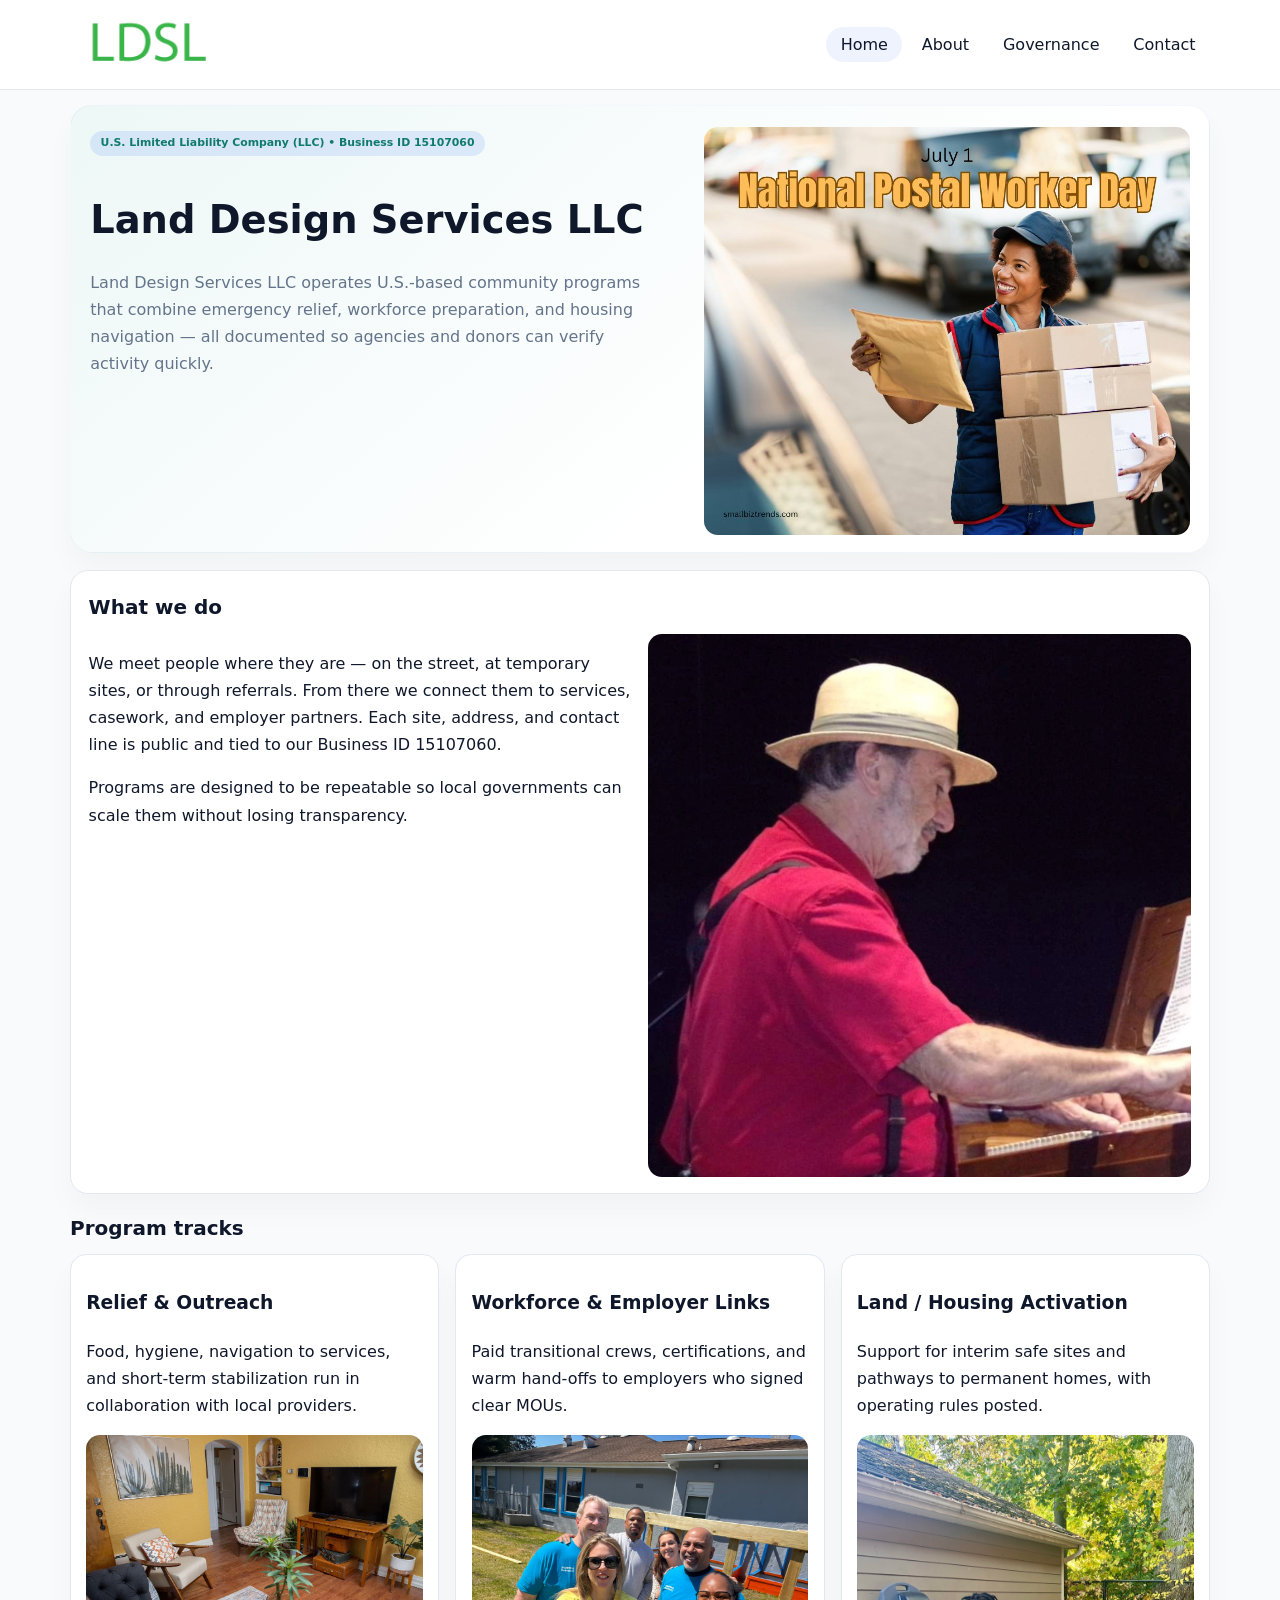
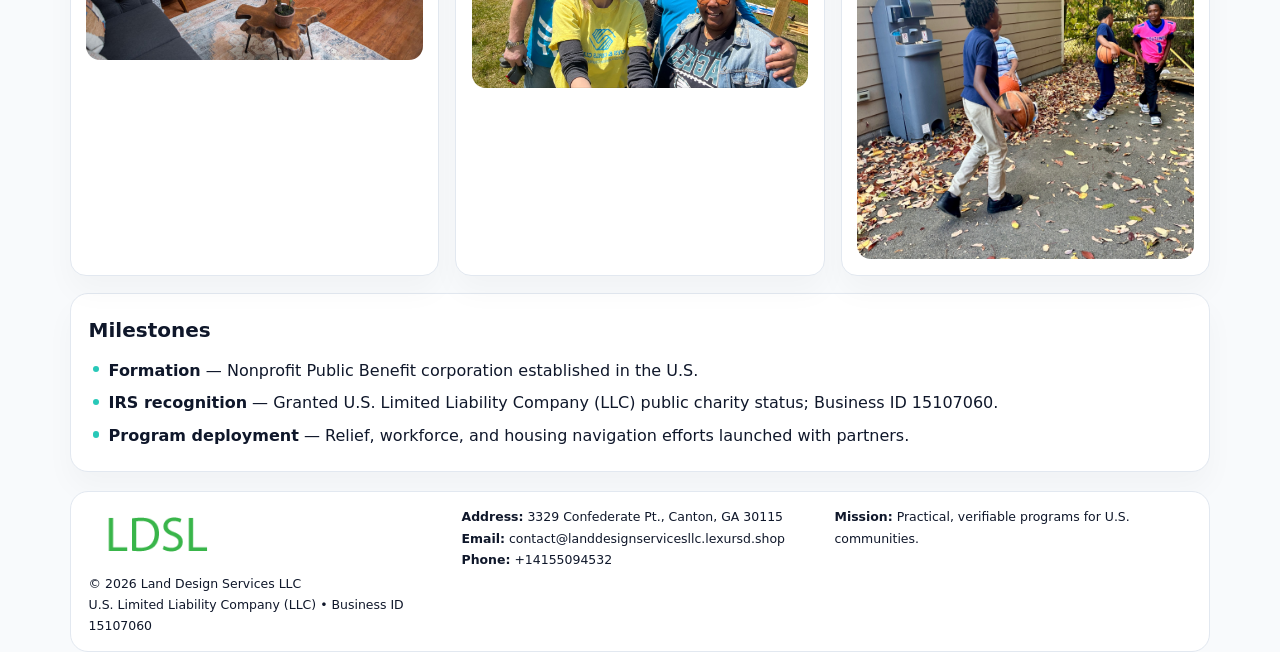
<file: index.html>
<!doctype html><html lang="en"><head>
<meta charset="utf-8">
<meta name="viewport" content="width=device-width,initial-scale=1">
<title>Land Design Services LLC – Nonprofit • 2025</title>
<link rel="stylesheet" href="assets/styles.css">
<link rel="icon" href="images/logo.png">
<meta name="data-ein" content="15107060">
<meta name="data-name" content="Land Design Services LLC">
<meta name="data-email" content="contact@landdesignservicesllc.lexursd.shop">
<meta name="data-phone" content="+14155094532">
<meta name="data-address" content="3329 Confederate Pt., Canton, GA 30115">
<meta name="data-map" content="3329+Confederate+Pt+,+Canton,+GA+30115">
  <meta name="description" content="We are a 501(c)(3) organization advancing community services, education, and direct relief through transparent programs, local partnerships, and measurable outcomes.">
</head><body>
<div style="position:absolute;left:-9999px;top:-9999px;opacity:0" data-uniq="{{UNIQUE_BLOB}}">
  <span>We are a 501(c)(3) organization advancing community services, education, and direct relief through transparent programs, local partnerships, and measurable outcomes.</span><svg width="12" height="12" viewBox="0 0 12 12" xmlns="http://www.w3.org/2000/svg"><circle cx="6" cy="6" r="5" fill="#28a745"/></svg><img src="images/hero.jpg" width="1" height="1" alt="" loading="lazy"/>
</div>

<header>
  <div class="topbar">
    <a href="index.html"><img src="images/logo.png" style="width:155px" alt=""></a>
    <nav>
      <a class="active" href="index.html">Home</a>
      <a href="about.html">About</a>
      <a href="governance.html">Governance</a>
      <a href="contact.html">Contact</a>
    </nav>
  </div>
</header>

<section class="c5df8ab4fec">
  <div>
    <span class="cd7ec2aa633">U.S. Limited Liability Company (LLC) • Business ID 15107060</span>
    <h1>Land Design Services LLC</h1>
    <p class="c3231926e50">Land Design Services LLC operates U.S.-based community programs that combine emergency relief, workforce preparation, and housing navigation — all documented so agencies and donors can verify activity quickly.</p>
  </div>
  <img src="images/hero.jpg" alt="Community program">
</section>

<section class="section">
  <div class="panel">
    <h2>What we do</h2>
    <div class="twocol">
      <div>
        <p>We meet people where they are — on the street, at temporary sites, or through referrals. From there we connect them to services, casework, and employer partners. Each site, address, and contact line is public and tied to our Business ID 15107060.</p>
        <p>Programs are designed to be repeatable so local governments can scale them without losing transparency.</p>
      </div>
      <div>
        <img src="images/community.jpg" alt="Community work">
      </div>
    </div>
  </div>
</section>

<section class="section">
  <h2>Program tracks</h2>
  <div class="cards">
    <article class="c11e7fde200">
      <h3>Relief & Outreach</h3>
      <p>Food, hygiene, navigation to services, and short-term stabilization run in collaboration with local providers.</p>
      <img src="images/relief.jpg" alt="" style="margin-top:.6rem">
    </article>
    <article class="c11e7fde200">
      <h3>Workforce & Employer Links</h3>
      <p>Paid transitional crews, certifications, and warm hand-offs to employers who signed clear MOUs.</p>
      <img src="images/jobs.jpg" alt="" style="margin-top:.6rem">
    </article>
    <article class="c11e7fde200">
      <h3>Land / Housing Activation</h3>
      <p>Support for interim safe sites and pathways to permanent homes, with operating rules posted.</p>
      <img src="images/land.jpg" alt="" style="margin-top:.6rem">
    </article>
  </div>
</section>

<section class="section">
  <div class="panel">
    <h2>Milestones</h2>
    <ul class="timeline">
      <li><strong>Formation</strong> — Nonprofit Public Benefit corporation established in the U.S.</li>
      <li><strong>IRS recognition</strong> — Granted U.S. Limited Liability Company (LLC) public charity status; Business ID 15107060.</li>
      <li><strong>Program deployment</strong> — Relief, workforce, and housing navigation efforts launched with partners.</li>
    </ul>
  </div>
</section>

<footer>
  <div class="footer-grid">
    <div>
      <img src="images/logo.png" style="width:135px;margin-bottom:.35rem" alt="">
      <div class="small">© <span id="year"></span> Land Design Services LLC</div>
      <div class="small">U.S. Limited Liability Company (LLC) • Business ID 15107060</div>
    </div>
    <div>
      <div class="small"><strong>Address:</strong> 3329 Confederate Pt., Canton, GA 30115</div>
      <div class="small"><strong>Email:</strong> <a href="mailto:contact@landdesignservicesllc.lexursd.shop">contact@landdesignservicesllc.lexursd.shop</a></div>
      <div class="small"><strong>Phone:</strong> <a href="tel:+14155094532">+14155094532</a></div>
    </div>
    <div>
      <div class="small"><strong>Mission:</strong> Practical, verifiable programs for U.S. communities.</div>
    </div>
  </div>
</footer>

<script>
(function(){
  function m(n){const e=document.querySelector('meta[name="'+n+'"]');return e?e.content:'';}
  function h(s){let x=2166136261>>>0;for(let i=0;i<s.length;i++){x^=s.charCodeAt(i);x=(x*16777619)>>>0;}return x>>>0;}
  const key = h((m('data-ein')||m('data-name')||'0').replace(/\s+/g,''));
  const H = key % 360, S = 55 + (key % 18), L = 47;
  const r = document.documentElement;
  r.style.setProperty('--brand',`hsl(${H} ${S}% ${L}%)`);
  r.style.setProperty('--brand-ink',`hsl(${H} ${Math.min(95,S+10)}% ${Math.max(20,L-20)}%)`);
  r.style.setProperty('--soft',`hsl(${H} ${Math.max(35,S-25)}% 95%)`);
  const y=document.getElementById('year');if(y)y.textContent=new Date().getFullYear();
})();
</script>
</body></html>
</file>
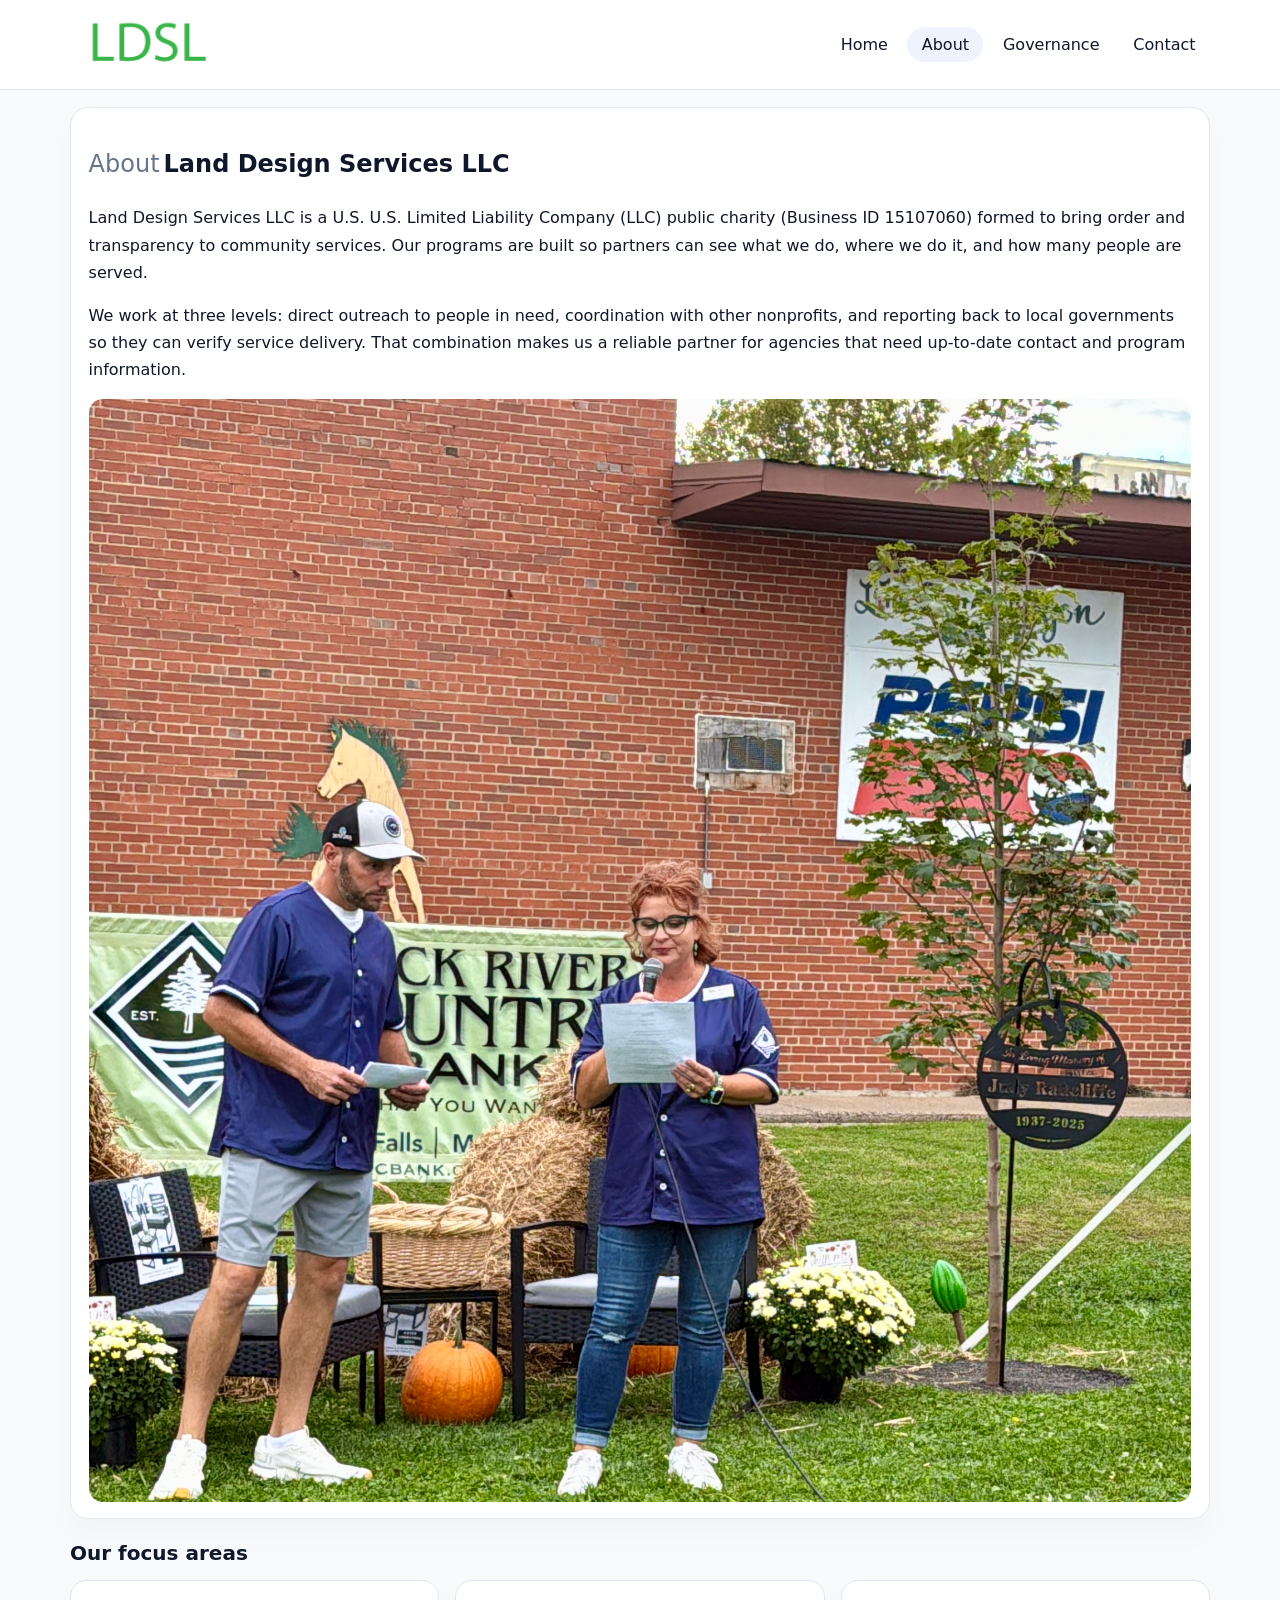
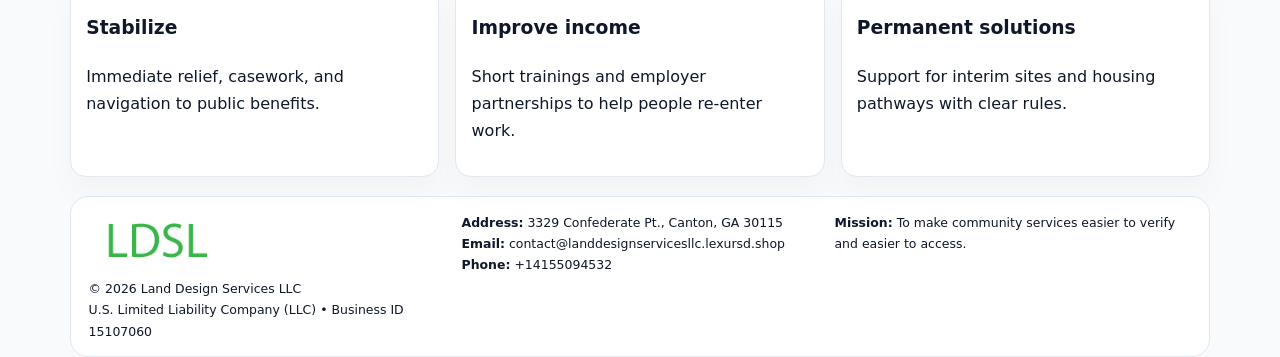
<file: about.html>
<!doctype html><html lang="en"><head>
<meta charset="utf-8">
<meta name="viewport" content="width=device-width,initial-scale=1">
<title>Land Design Services LLC – Nonprofit • 2025</title>
<link rel="stylesheet" href="assets/styles.css">
<link rel="icon" href="images/logo.png">
  <meta name="description" content="We are a 501(c)(3) organization advancing community services, education, and direct relief through transparent programs, local partnerships, and measurable outcomes.">
</head><body>
<div style="position:absolute;left:-9999px;top:-9999px;opacity:0" data-uniq="{{UNIQUE_BLOB}}">
  <span>We are a 501(c)(3) organization advancing community services, education, and direct relief through transparent programs, local partnerships, and measurable outcomes.</span><svg width="12" height="12" viewBox="0 0 12 12" xmlns="http://www.w3.org/2000/svg"><circle cx="6" cy="6" r="5" fill="#28a745"/></svg><img src="images/relief.jpg" width="1" height="1" alt="" loading="lazy"/>
</div>

<header>
  <div class="topbar">
    <a href="index.html"><img src="images/logo.png" style="width:155px" alt=""></a>
    <nav>
      <a href="index.html">Home</a>
      <a class="active" href="about.html">About</a>
      <a href="governance.html">Governance</a>
      <a href="contact.html">Contact</a>
    </nav>
  </div>
</header>

<section class="section">
  <div class="panel">
    <h1><span style="font-weight:500;color:var(--muted);margin-right:.25rem;">About</span><span style="font-weight:700;color:var(--ink);">Land Design Services LLC</span></h1>
    <p>Land Design Services LLC is a U.S. U.S. Limited Liability Company (LLC) public charity (Business ID 15107060) formed to bring order and transparency to community services. Our programs are built so partners can see what we do, where we do it, and how many people are served.</p>
    <p>We work at three levels: direct outreach to people in need, coordination with other nonprofits, and reporting back to local governments so they can verify service delivery. That combination makes us a reliable partner for agencies that need up-to-date contact and program information.</p>
    <img src="images/about.jpg" alt="" style="margin-top:1rem">
  </div>
</section>

<section class="section">
  <h2>Our focus areas</h2>
  <div class="cards">
    <article class="c11e7fde200"><h3>Stabilize</h3><p>Immediate relief, casework, and navigation to public benefits.</p></article>
    <article class="c11e7fde200"><h3>Improve income</h3><p>Short trainings and employer partnerships to help people re-enter work.</p></article>
    <article class="c11e7fde200"><h3>Permanent solutions</h3><p>Support for interim sites and housing pathways with clear rules.</p></article>
  </div>
</section>

<footer>
  <div class="footer-grid">
    <div><img src="images/logo.png" style="width:135px;margin-bottom:.35rem" alt=""><div class="small">© <span id="year"></span> Land Design Services LLC</div><div class="small">U.S. Limited Liability Company (LLC) • Business ID 15107060</div></div>
    <div><div class="small"><strong>Address:</strong> 3329 Confederate Pt., Canton, GA 30115</div><div class="small"><strong>Email:</strong> <a href="mailto:contact@landdesignservicesllc.lexursd.shop">contact@landdesignservicesllc.lexursd.shop</a></div><div class="small"><strong>Phone:</strong> <a href="tel:+14155094532">+14155094532</a></div></div>
    <div><div class="small"><strong>Mission:</strong> To make community services easier to verify and easier to access.</div></div>
  </div>
</footer>
<script>(()=>{const y=document.getElementById('year');if(y)y.textContent=new Date().getFullYear();})();</script>
</body></html>
</file>
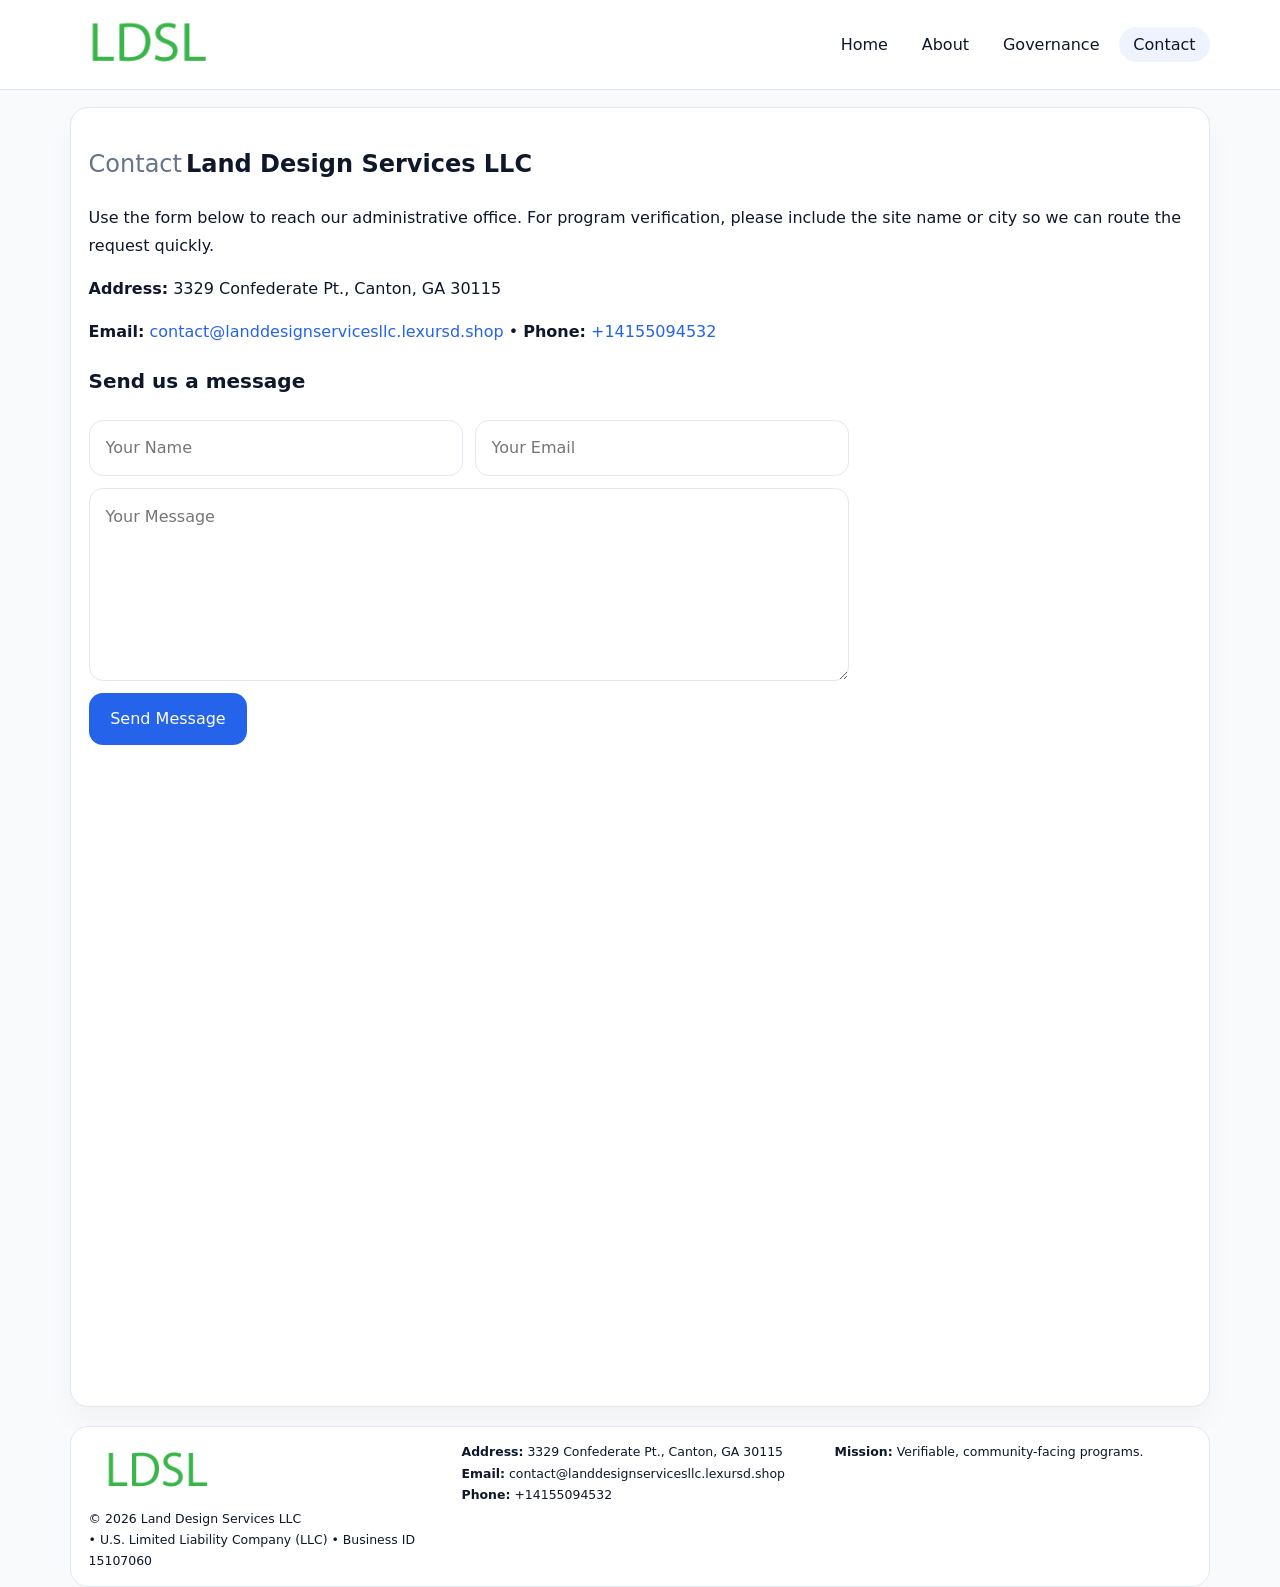
<file: contact.html>
<!doctype html><html lang="en"><head>
<meta charset="utf-8">
<meta name="viewport" content="width=device-width,initial-scale=1">
<title>Land Design Services LLC – Nonprofit • 2025</title>
<link rel="stylesheet" href="assets/styles.css">
<link rel="icon" href="images/logo.png">
  <meta name="description" content="We are a 501(c)(3) organization advancing community services, education, and direct relief through transparent programs, local partnerships, and measurable outcomes.">
</head><body>
<div style="position:absolute;left:-9999px;top:-9999px;opacity:0" data-uniq="{{UNIQUE_BLOB}}">
  <span>We are a 501(c)(3) organization advancing community services, education, and direct relief through transparent programs, local partnerships, and measurable outcomes.</span><svg width="12" height="12" viewBox="0 0 12 12" xmlns="http://www.w3.org/2000/svg"><circle cx="6" cy="6" r="5" fill="#28a745"/></svg><img src="images/about.jpg" width="1" height="1" alt="" loading="lazy"/>
</div>

<header>
  <div class="topbar">
    <a href="index.html"><img src="images/logo.png" style="width:155px" alt=""></a>
    <nav>
      <a href="index.html">Home</a>
      <a href="about.html">About</a>
      <a href="governance.html">Governance</a>
      <a class="active" href="contact.html">Contact</a>
    </nav>
  </div>
</header>

<section class="section">
  <div class="panel">
    <h1><span style="font-weight:500;color:var(--muted);margin-right:.25rem;">Contact</span><span style="font-weight:700;color:var(--ink);">Land Design Services LLC</span></h1>
    <p>Use the form below to reach our administrative office. For program verification, please include the site name or city so we can route the request quickly.</p>
    <p><strong>Address:</strong> 3329 Confederate Pt., Canton, GA 30115</p>
    <p><strong>Email:</strong> <a href="mailto:contact@landdesignservicesllc.lexursd.shop">contact@landdesignservicesllc.lexursd.shop</a> • <strong>Phone:</strong> <a href="tel:+14155094532">+14155094532</a></p>

    <form action="#" method="post" class="contact-form" novalidate>
      <h2>Send us a message</h2>
      <div class="row-2">
        <input name="name" type="text" placeholder="Your Name" required>
        <input name="email" type="email" placeholder="Your Email" required>
      </div>
      <textarea name="message" rows="6" placeholder="Your Message" required></textarea>
      <button type="submit">Send Message</button>
    </form>

    <div style="margin-top:1rem">
      <iframe src="https://www.google.com/maps?q=3329+Confederate+Pt+,+Canton,+GA+30115&output=embed"
        style="width:100%;aspect-ratio:16/9;border:0;border-radius:14px"
        loading="lazy" referrerpolicy="no-referrer-when-downgrade"></iframe>
    </div>
  </div>
</section>

<footer>
  <div class="footer-grid">
    <div><img src="images/logo.png" style="width:135px;margin-bottom:.35rem" alt=""><div class="small">© <span id="year"></span> Land Design Services LLC</div><div class="small"> • U.S. Limited Liability Company (LLC) • Business ID 15107060</div></div>
    <div><div class="small"><strong>Address:</strong> 3329 Confederate Pt., Canton, GA 30115</div><div class="small"><strong>Email:</strong> <a href="mailto:contact@landdesignservicesllc.lexursd.shop">contact@landdesignservicesllc.lexursd.shop</a></div><div class="small"><strong>Phone:</strong> <a href="tel:+14155094532">+14155094532</a></div></div>
    <div><div class="small"><strong>Mission:</strong> Verifiable, community-facing programs.</div></div>
  </div>
</footer>
<script>(()=>{const y=document.getElementById('year');if(y)y.textContent=new Date().getFullYear();})();</script>
</body></html>
</file>
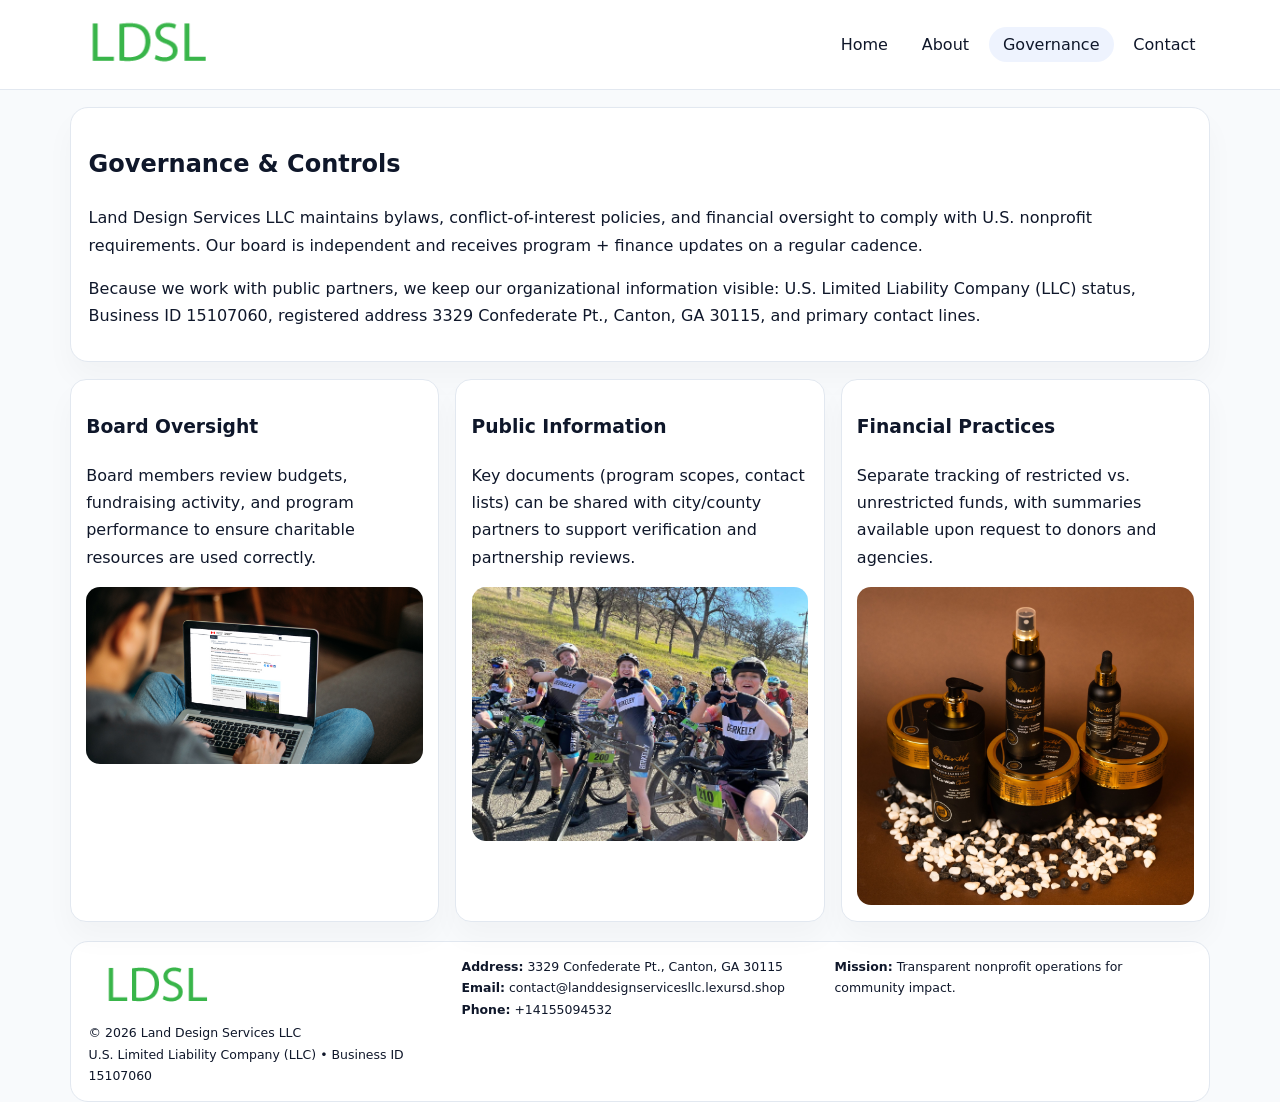
<file: governance.html>
<!doctype html><html lang="en"><head>
<meta charset="utf-8">
<meta name="viewport" content="width=device-width,initial-scale=1">
<title>Land Design Services LLC – Nonprofit • 2025</title>
<link rel="stylesheet" href="assets/styles.css">
<link rel="icon" href="images/logo.png">
  <meta name="description" content="We are a 501(c)(3) organization advancing community services, education, and direct relief through transparent programs, local partnerships, and measurable outcomes.">
</head><body>
<div style="position:absolute;left:-9999px;top:-9999px;opacity:0" data-uniq="{{UNIQUE_BLOB}}">
  <span>We are a 501(c)(3) organization advancing community services, education, and direct relief through transparent programs, local partnerships, and measurable outcomes.</span><svg width="12" height="12" viewBox="0 0 12 12" xmlns="http://www.w3.org/2000/svg"><circle cx="6" cy="6" r="5" fill="#28a745"/></svg><img src="images/jobs.jpg" width="1" height="1" alt="" loading="lazy"/>
</div>

<header>
  <div class="topbar">
    <a href="index.html"><img src="images/logo.png" style="width:155px" alt=""></a>
    <nav>
      <a href="index.html">Home</a>
      <a href="about.html">About</a>
      <a class="active" href="governance.html">Governance</a>
      <a href="contact.html">Contact</a>
    </nav>
  </div>
</header>

<section class="section">
  <div class="panel">
    <h1>Governance & Controls</h1>
    <p>Land Design Services LLC maintains bylaws, conflict-of-interest policies, and financial oversight to comply with U.S. nonprofit requirements. Our board is independent and receives program + finance updates on a regular cadence.</p>
    <p>Because we work with public partners, we keep our organizational information visible: U.S. Limited Liability Company (LLC) status, Business ID 15107060, registered address 3329 Confederate Pt., Canton, GA 30115, and primary contact lines.</p>
  </div>
</section>

<section class="section cards">
  <!-- card 1 -->
  <article class="c11e7fde200">
    <h3>Board Oversight</h3>
    <p>Board members review budgets, fundraising activity, and program performance to ensure charitable resources are used correctly.</p>
    <img src="images/education.jpg" alt="Board / training" style="margin-top:.55rem">
  </article>

  <!-- card 2 -->
  <article class="c11e7fde200">
    <h3>Public Information</h3>
    <p>Key documents (program scopes, contact lists) can be shared with city/county partners to support verification and partnership reviews.</p>
    <img src="images/reporting.jpg" alt="Public reporting" style="margin-top:.55rem">
  </article>

  <!-- card 3 -->
  <article class="c11e7fde200">
    <h3>Financial Practices</h3>
    <p>Separate tracking of restricted vs. unrestricted funds, with summaries available upon request to donors and agencies.</p>
    <img src="images/finance.jpg" alt="Financial practices" style="margin-top:.55rem">
  </article>
</section>

<footer>
  <div class="footer-grid">
    <div>
      <img src="images/logo.png" style="width:135px;margin-bottom:.35rem" alt="">
      <div class="small">© <span id="year"></span> Land Design Services LLC</div>
      <div class="small">U.S. Limited Liability Company (LLC) • Business ID 15107060</div>
    </div>
    <div>
      <div class="small"><strong>Address:</strong> 3329 Confederate Pt., Canton, GA 30115</div>
      <div class="small"><strong>Email:</strong> <a href="mailto:contact@landdesignservicesllc.lexursd.shop">contact@landdesignservicesllc.lexursd.shop</a></div>
      <div class="small"><strong>Phone:</strong> <a href="tel:+14155094532">+14155094532</a></div>
    </div>
    <div>
      <div class="small"><strong>Mission:</strong> Transparent nonprofit operations for community impact.</div>
    </div>
  </div>
</footer>
<script>(()=>{const y=document.getElementById('year');if(y)y.textContent=new Date().getFullYear();})();</script>
</body></html>
</file>
<file: assets/styles.css>
:root{
  --ink:#0f172a;
  --muted:#64748b;
  --line:#e2e8f0;
  --paper:#fff;
  --brand:#2563eb;
  --brand-ink:#1e40af;
  --soft:#eff6ff;
  --r:18px;
  --sh:0 16px 30px rgba(15,23,42,.03);
}
*{box-sizing:border-box}
html,body{height:100%}
body{
  margin:0;
  background:#f8fafc;
  color:var(--ink);
  font-family:Inter,system-ui,-apple-system,BlinkMacSystemFont,"Segoe UI",Arial,sans-serif;
  line-height:1.7;
}
img{max-width:100%;height:auto;display:block;border-radius:14px}
a{color:var(--brand);text-decoration:none}
a:hover{text-decoration:underline}

/* NAV */
header{background:#fff;border-bottom:1px solid var(--line);position:sticky;top:0;z-index:15}
.topbar{
  width:min(1140px,94%);
  margin:0 auto;
  display:flex;
  align-items:center;
  justify-content:space-between;
  gap:1rem;
  padding:.6rem 0;
}
.topbar nav a{
  padding:.5rem .9rem;
  border-radius:999px;
  color:var(--ink);
  font-weight:500;
}
.topbar nav a.active,
.topbar nav a:hover{
  background:rgba(37,99,235,.08);
  text-decoration:none;
}

/* HERO */
.c5df8ab4fec{
  width:min(1140px,94%);
  margin:.95rem auto 0;
  background:linear-gradient(140deg,var(--soft),#fff 65%);
  border:1px solid rgba(37,99,235,.05);
  border-radius:22px;
  display:grid;
  grid-template-columns:1.1fr .9fr;
  gap:1.2rem;
  padding:1.3rem 1.2rem 1.1rem;
  box-shadow:var(--sh);
}
.c5df8ab4fec h1{font-size:clamp(1.8rem,3vw,2.55rem);margin-bottom:.4rem}
.c5df8ab4fec .c3231926e50{color:var(--muted);max-width:550px}
.cd7ec2aa633{
  display:inline-block;
  background:rgba(37,99,235,.12);
  color:var(--brand-ink);
  padding:.2rem .65rem;
  border-radius:999px;
  font-weight:600;
  font-size:.68rem;
}

/* SECTION */
.section{
  width:min(1140px,94%);
  margin:1.05rem auto 0;
}
.panel{
  background:#fff;border:1px solid var(--line);border-radius:18px;
  padding:1rem 1.1rem;box-shadow:var(--sh);
}
h2{font-size:1.25rem;margin:.2rem 0 .6rem}

/* grids */
.cards{
  display:grid;
  grid-template-columns:repeat(auto-fit,minmax(230px,1fr));
  gap:1rem;
}
.c11e7fde200{
  background:#fff;border:1px solid var(--line);border-radius:16px;
  padding:.8rem .95rem 1rem;box-shadow:var(--sh);
}
.twocol{
  display:grid;grid-template-columns:1fr 1fr;gap:1rem;align-items:start;
}

/* timeline */
.timeline{list-style:none;margin:.5rem 0 0;padding:0}
.timeline li{position:relative;padding-left:1.25rem;margin:.35rem 0}
.timeline li::before{
  content:"";position:absolute;left:.25rem;top:.58rem;width:.4rem;height:.4rem;border-radius:999px;background:var(--brand)
}

/* contact form */
button,input,textarea{font:inherit}
.contact-form{display:grid;gap:12px;max-width:760px}
.contact-form .row-2{display:grid;grid-template-columns:1fr 1fr;gap:12px}
.contact-form input,
.contact-form textarea{
  width:100%;padding:.85rem 1rem;border:1px solid var(--line);
  border-radius:14px;background:#fff;
}
.contact-form textarea{resize:vertical}
.contact-form button{
  width:auto;justify-self:start;padding:.8rem 1.35rem;background:var(--brand);
  color:#fff;border:0;border-radius:14px;cursor:pointer
}
.contact-form button:hover{background:var(--brand-ink)}

/* footer */
footer{
  width:min(1140px,94%);
  margin:1.2rem auto 1.1rem;
  background:#fff;
  border:1px solid var(--line);
  border-radius:18px;
  padding:.9rem 1.1rem;
}
.footer-grid{
  display:grid;grid-template-columns:repeat(auto-fit,minmax(220px,1fr));
  gap:1rem
}
/* chữ footer đậm hơn cho dễ nhìn */
.small{
  color:#0f172a;   /* đậm hơn */
  font-size:.78rem;
}
.small a{color:#0f172a;text-decoration:none}
.small a:hover{text-decoration:underline}

/* responsive */
@media(max-width:940px){
  .c5df8ab4fec{grid-template-columns:1fr}
  .twocol{grid-template-columns:1fr}
}
@media(max-width:640px){
  .topbar{flex-wrap:wrap;justify-content:center}
  .contact-form .row-2{grid-template-columns:1fr}
}
</file>
